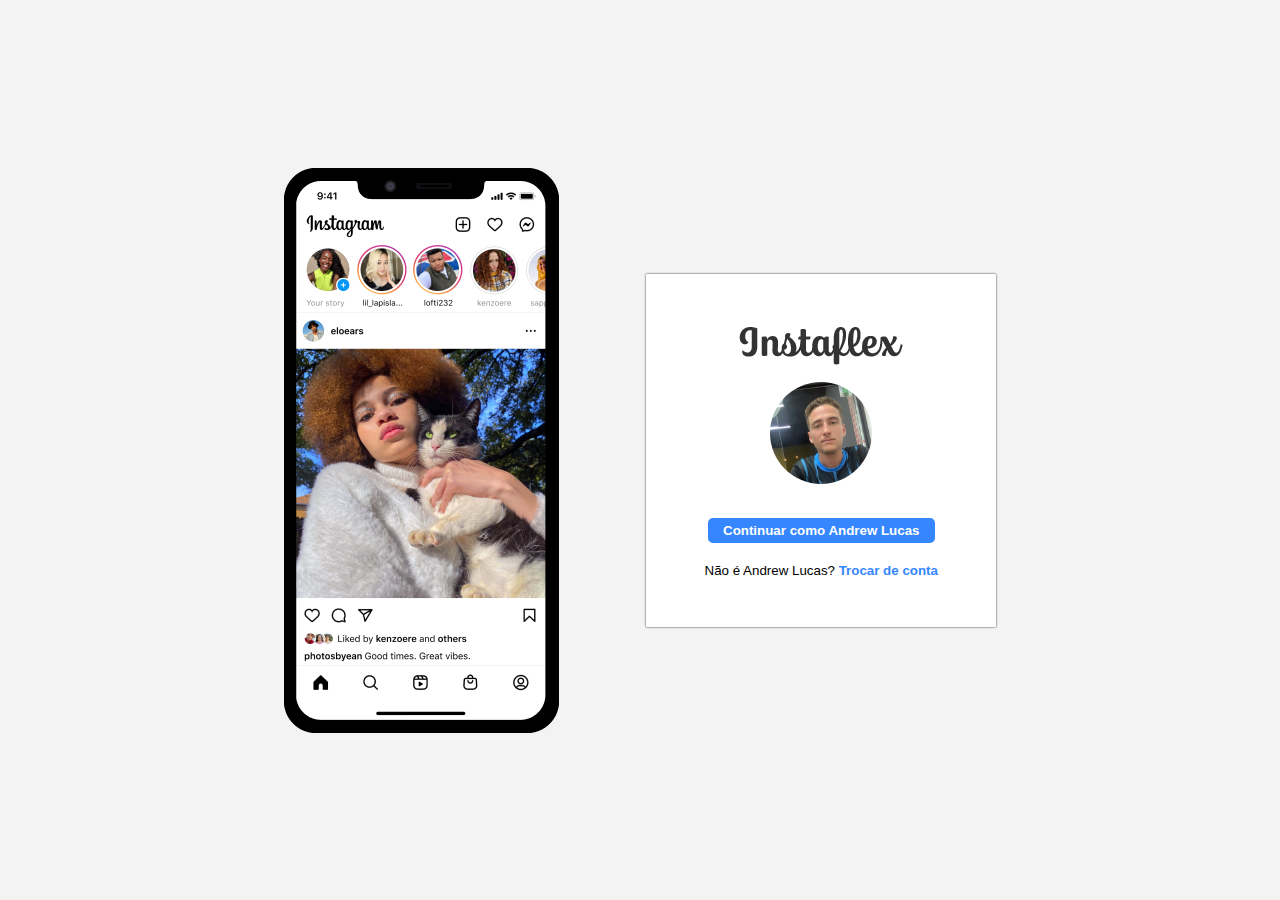
<file: Instaflex/index.html>
<!DOCTYPE html>

<html lang="pt-BR">

    <head>
        <meta charset="UTF-8">
        <meta name="viewport" content="width=device-width, initial-scale=1.0">
        <meta http-equiv="X-UA-Compatible" content="ie=edge">
        <link rel="stylesheet" href="./style.css">
    </head>

    <body>
        <div class="container-flex">
            <div class="box-phone">
                <div class="bg">
                    <img class="slider selected" src="./img/1.png" alt="phone">
                    <img class="slider" src="./img/2.png" alt="phone">
                    <img class="slider" src="./img/3.png" alt="phone">
                    <img class="slider" src="./img/4.png" alt="phone">
                </div>
            </div>
            <div class="box-flex">
                <div class="welcome">
                    <img class="logo" src="./img/Instaflex.png" alt="Logo Instaflex">
                    <a href="https://www.instagram.com/heeey_andrew/"><img class="me" src="./img/me.jpg" alt=""></a>
                    <button onclick="window.location.href='https://www.instagram.com/heeey_andrew/'">Continuar como Andrew Lucas</button> 
                    <p>Não é Andrew Lucas? <a href="https://www.instagram.com/heeey_andrew/">Trocar de conta</a></p>
                </div>
            </div>
        </div>

        <script src="./script.js"></script>
        
    </body>

</html>
</file>
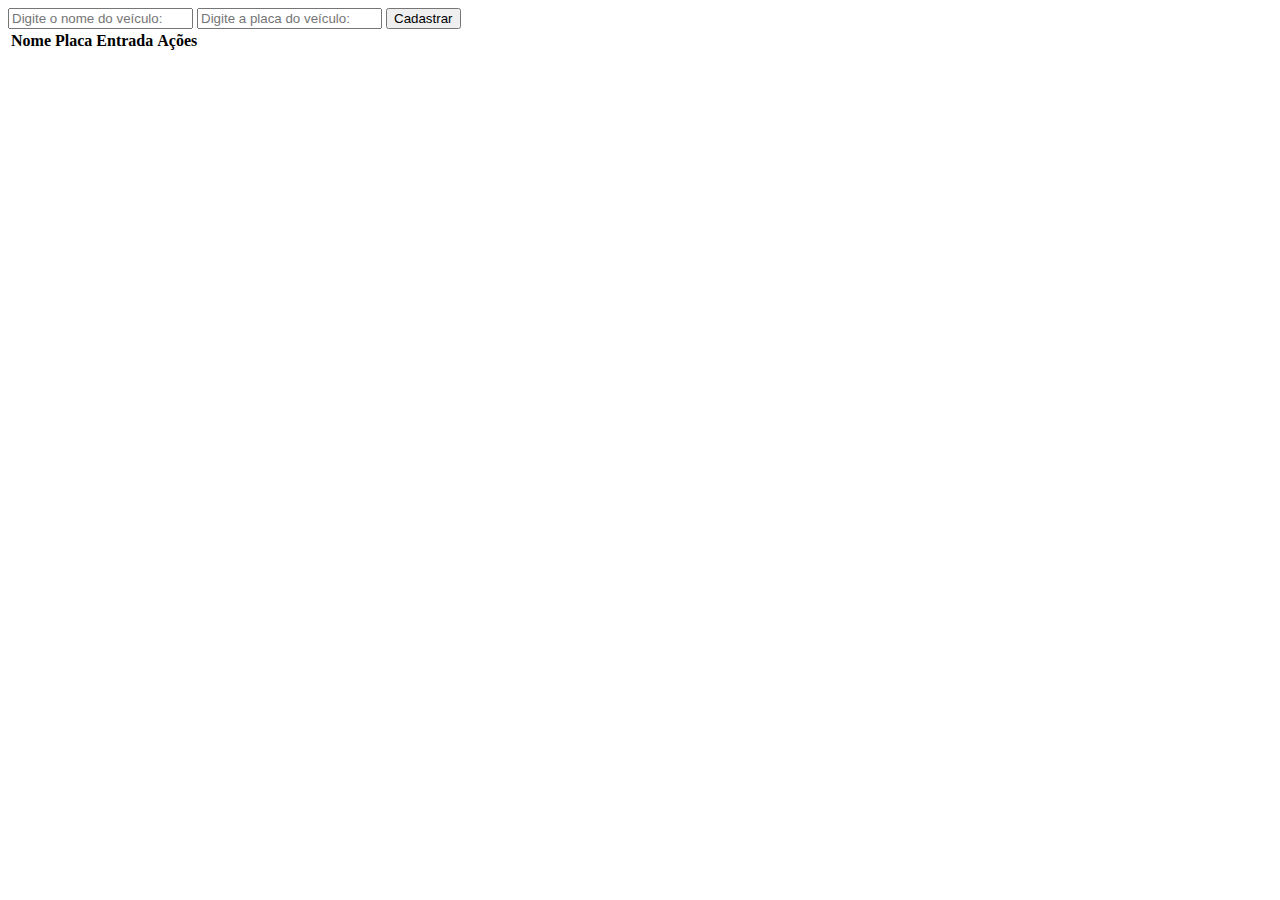
<file: Parking/index.html>
<!DOCTYPE html>
<html lang="pt-BR">
<head>
    <meta charset="UTF-8">
    <meta http-equiv="X-UA-Compatible" content="IE=edge">
    <meta name="viewport" content="width=device-width, initial-scale=1.0">
    <title>Estacionamento</title>
</head>
<body>

    <input
    type="text"
    id="nome"
    placeholder="Digite o nome do veículo: "
    autocomplete="off"
    />

    <input
    type="text"
    id="placa"
    placeholder="Digite a placa do veículo: "
    autocomplete="off"
    />

    <button id="cadastrar">Cadastrar</button>

    <table>
        <thead>
            <tr>
                <th>Nome</th>
                <th>Placa</th>
                <th>Entrada</th>
                <th>Ações</th>
            </tr>
        </thead>
        <tbody id="patio"></tbody>
    </table>

    <script src="./script.js"></script>
</body>
</html>
</file>
<file: Instaflex/style.css>
@font-face {
    font-family: "Wisteria";
    src: url(./fonts/Wisteria.ttf);
}

a{
    font-weight: 700;
    text-decoration: none;
    color:#3586ff;
}

a:visited{
    color:#3586ff;
}

h1{
    font-family: "Wisteria";
    font-weight: 900;
    font-size: 55px;
}

p{
    font-family: 'Segoe UI', Tahoma, Geneva, Verdana, sans-serif;
    font-size: 10pt;
}

*{
    margin: 0;
    padding: 0;
}

body{
    display: flex;
    justify-content: center;
    flex-flow: wrap row;
    width: 100vw;
    background-color: rgb(243, 243, 243);
}

.container-flex{
    display: flex;
    align-items: center;
    justify-content: space-around;
    width: 800px;
    max-width: 100%;
    height: 100vh;
    background-color: inherit;
}

.box-phone{
    display: flex;
    max-width: 50%;
    justify-content: center;
}

.box-flex{
    display: flex;
    max-width: 50%;
    justify-content: center;
}

.bg{
    display: flex;
    justify-content: center;
    align-items: center;
    width: 275px;
    height: 565px;
    background: url(./img/Phone.png);
}

.slider {
    opacity: 0;
    max-height: 100%;
    position: absolute;
    transition: opacity 800ms;
}

.selected{
    opacity: 1;
}

.welcome{
    display: flex;
    flex-flow: column wrap;
    align-items: center;
    justify-content: center;
    width: 350px;
    height: 353px;
    box-shadow: 0px 0px 2px #000000;
    border-radius: 1px;
    background-color: white;
}

.logo{
    max-height: 60px;
    height: auto;
    width: auto;
    margin: 5px;
}

.me{
    width: 102px;
    height: 102px;
    border-radius: 50%;
    margin-bottom: 10px;
}

button{
    margin: 20px;
    background-color: #3586ff;
    color: white;
    padding: 5px 15px;
    border-radius: 5px;
    border: none;
    font-family: 'Segoe UI', Tahoma, Geneva, Verdana, sans-serif;
    font-weight:600;
}

@media (max-width: 650px){
    .box-phone{
        display: none;
    }
}
</file>
